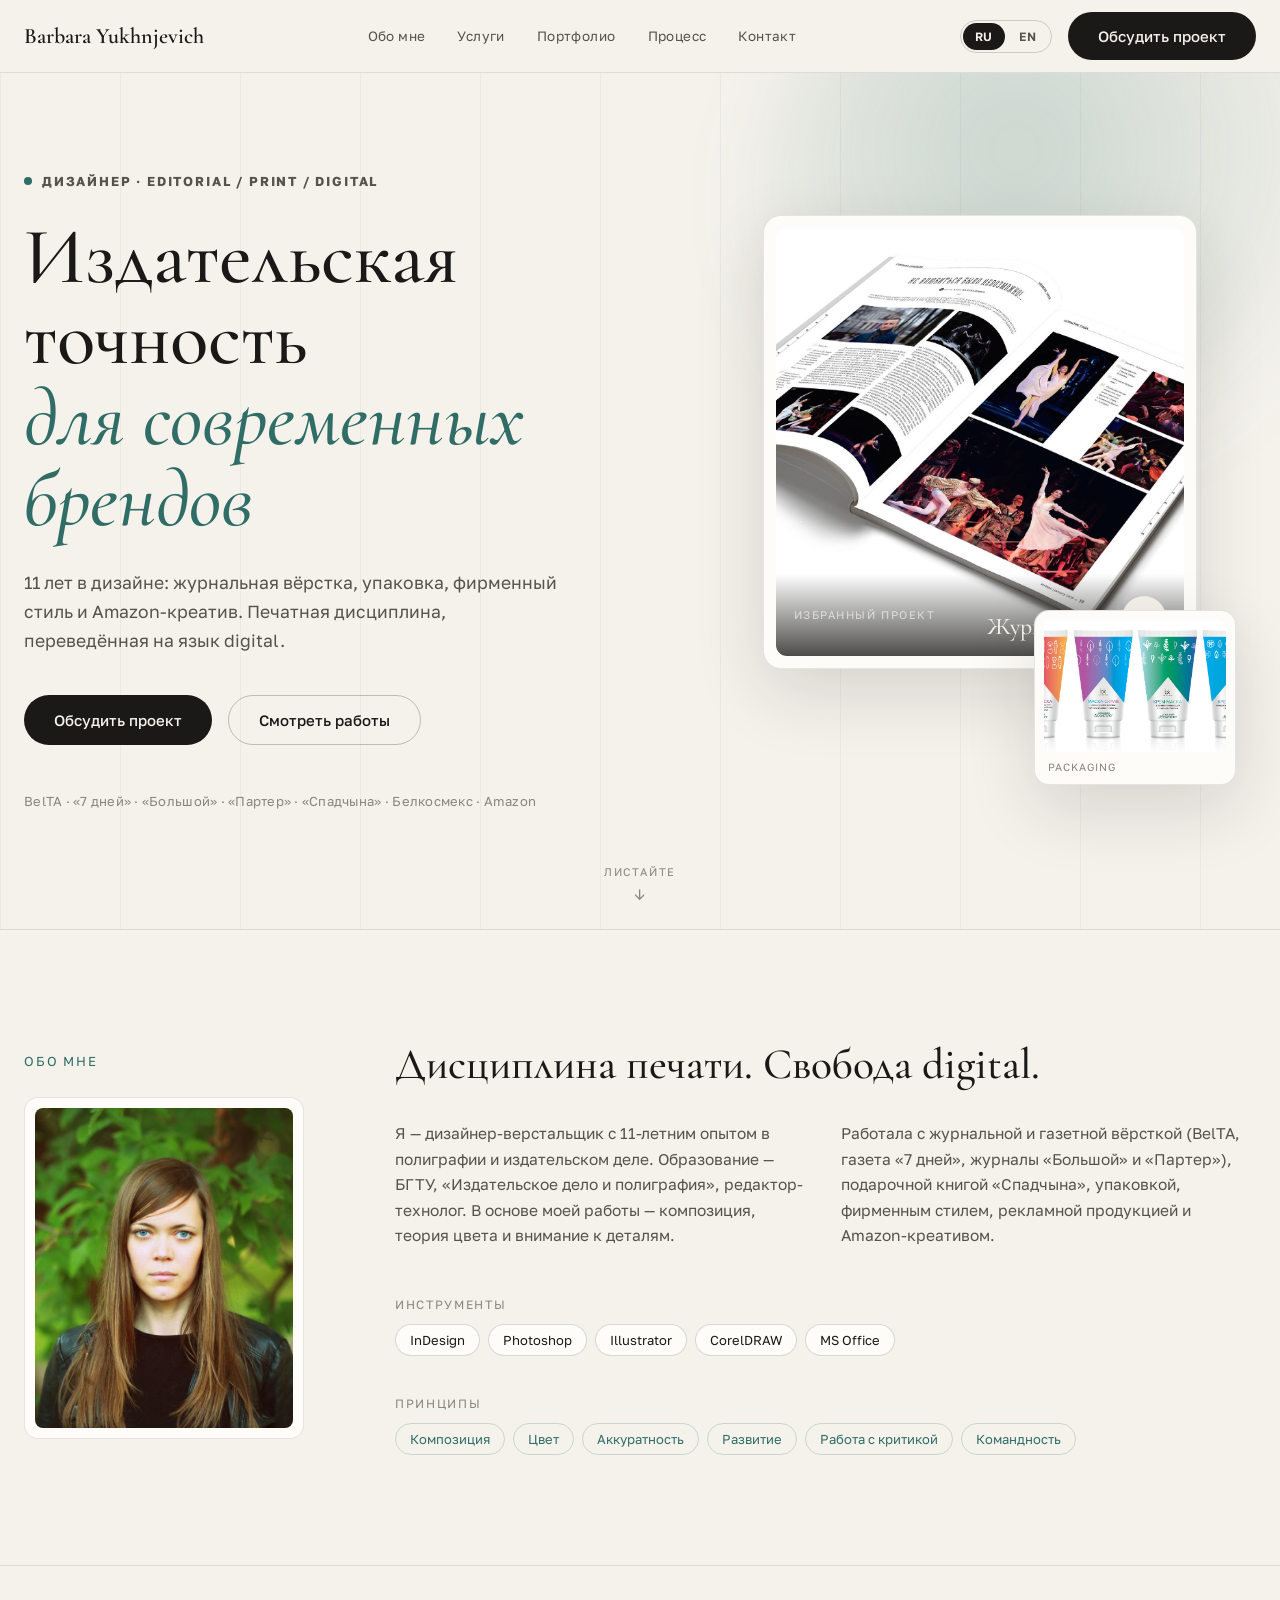
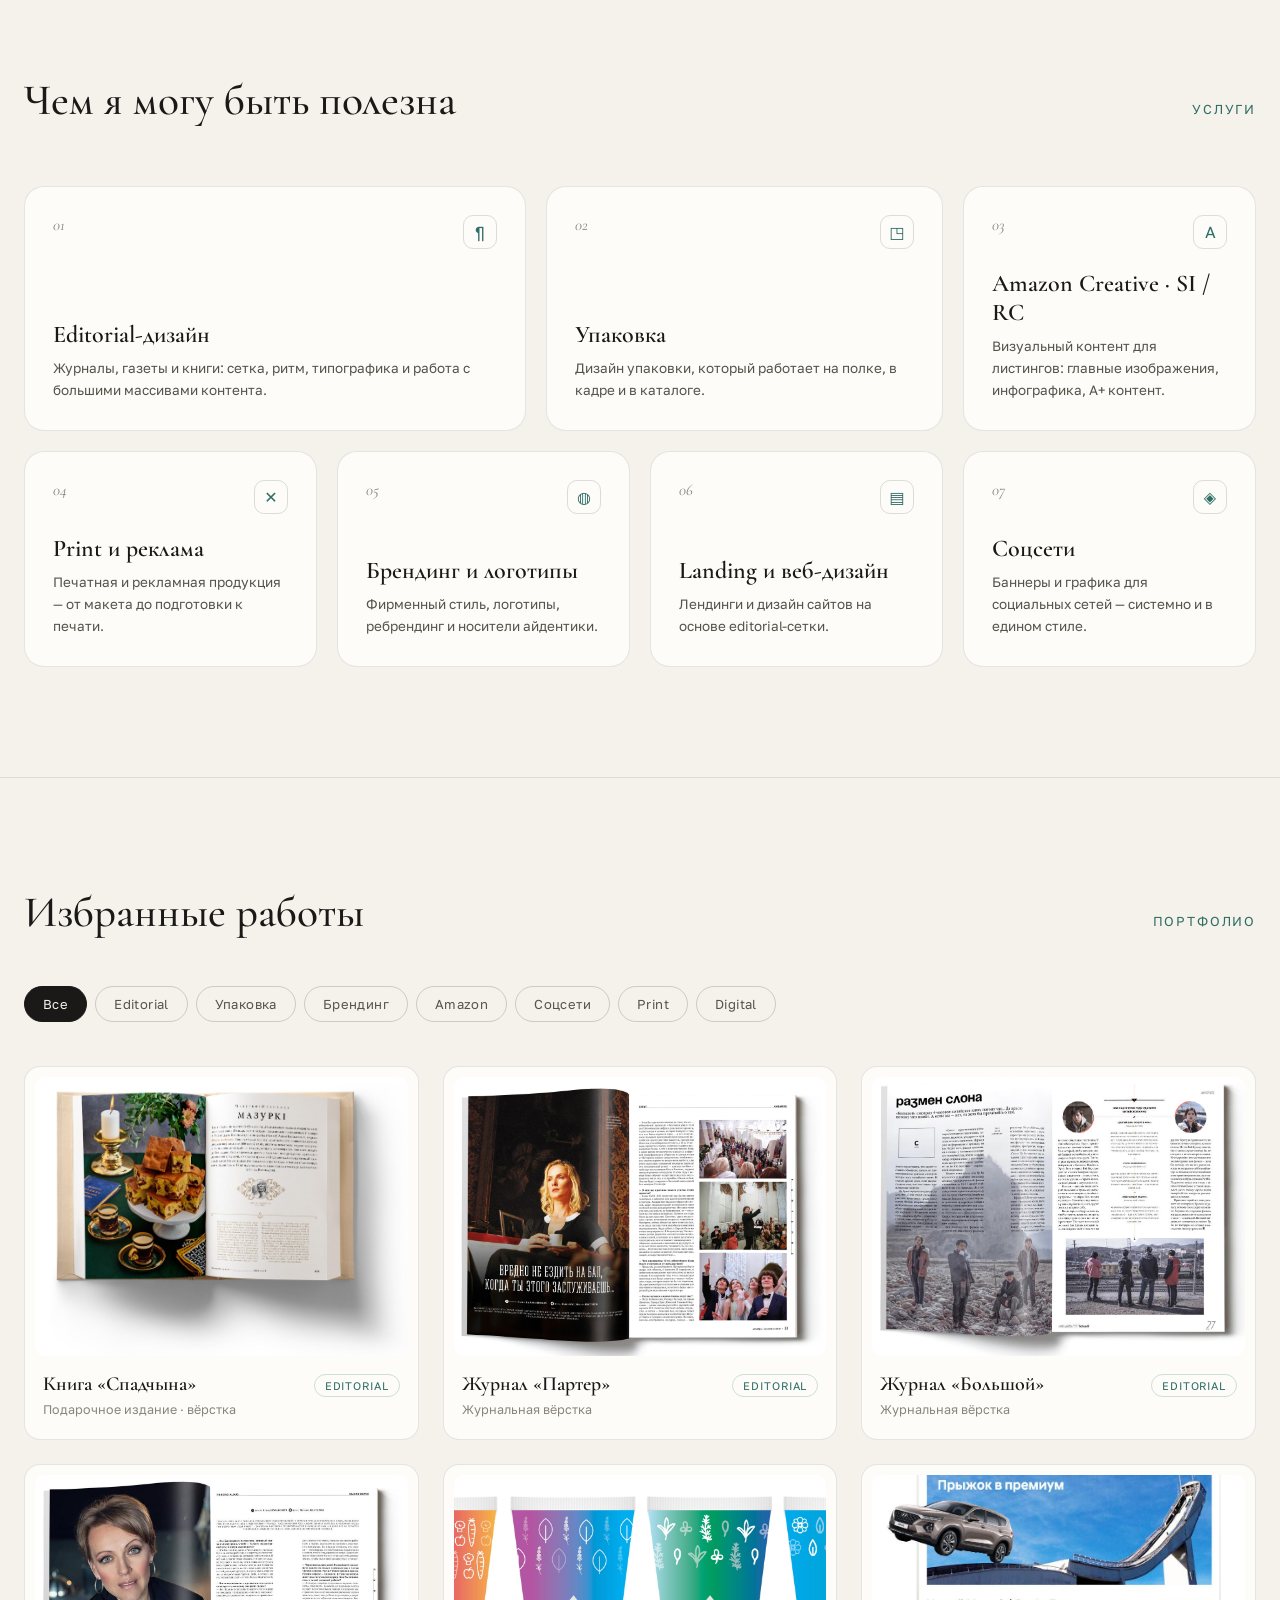
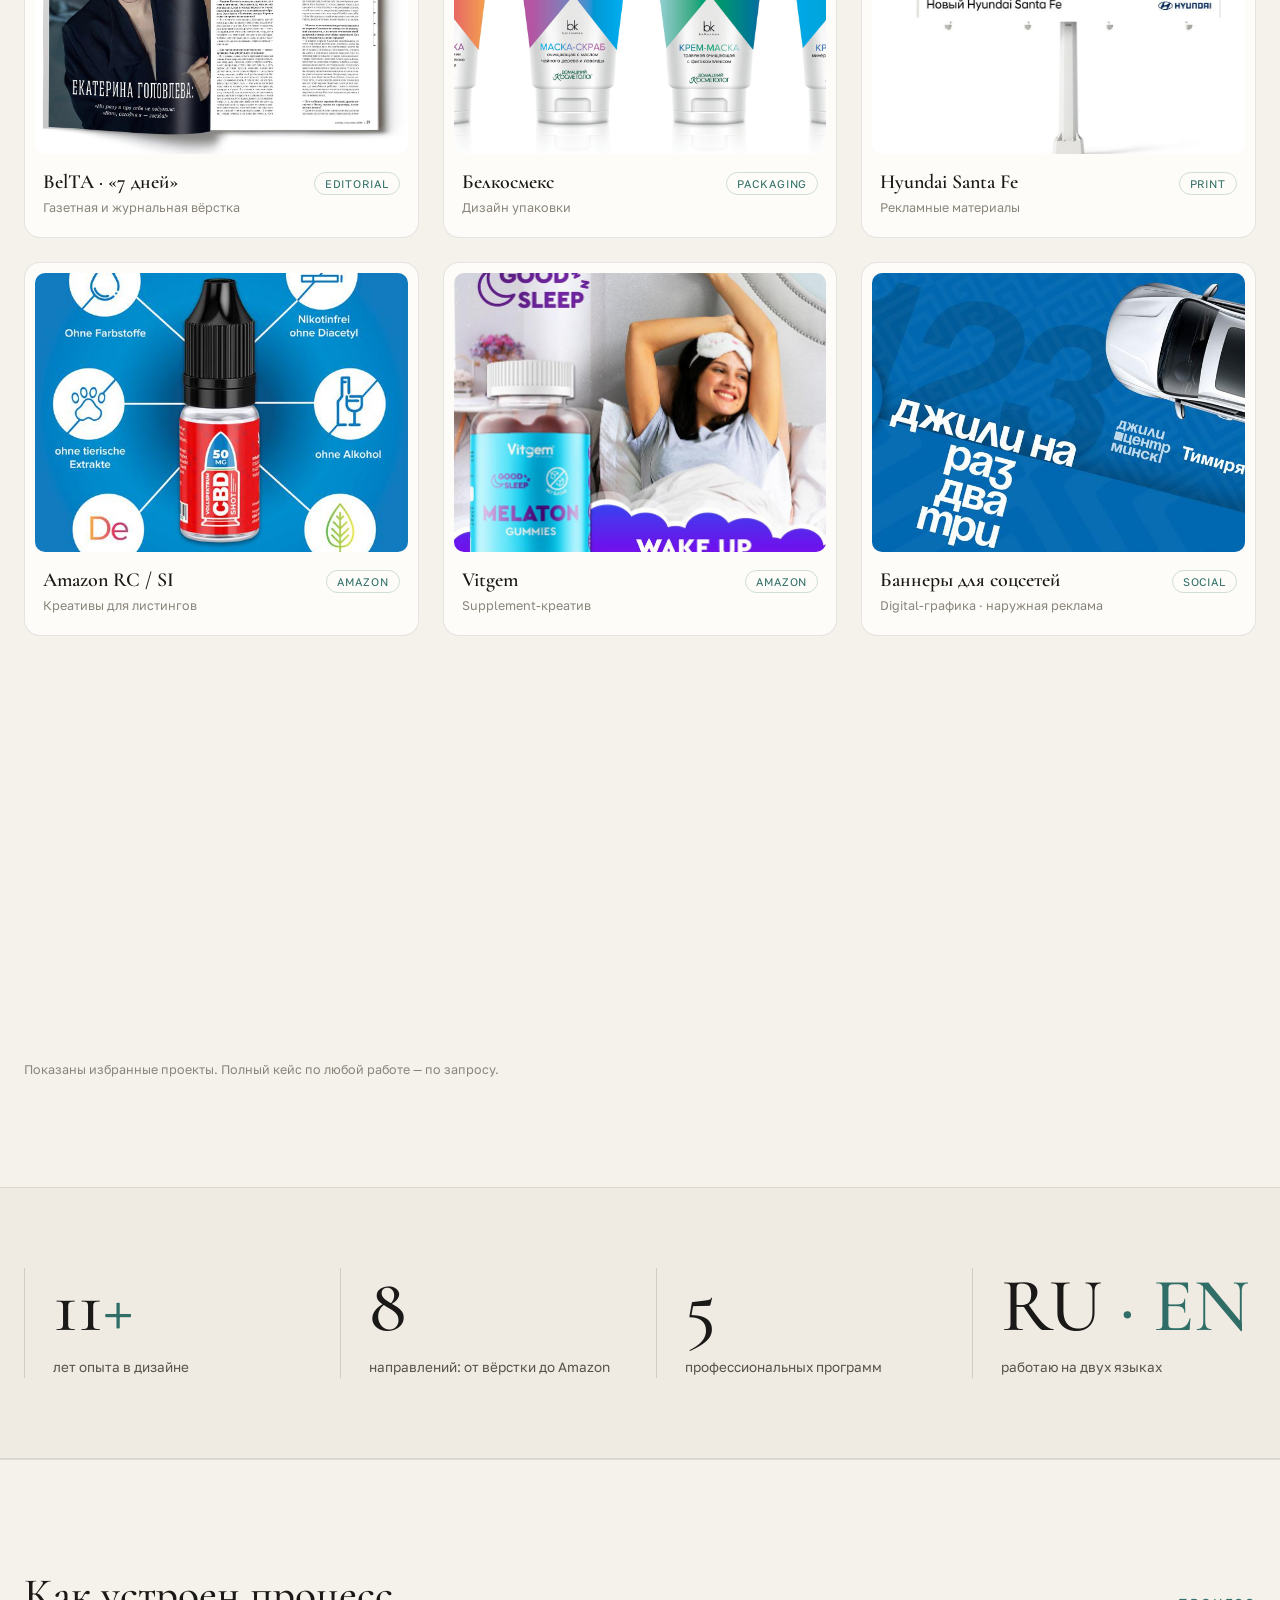
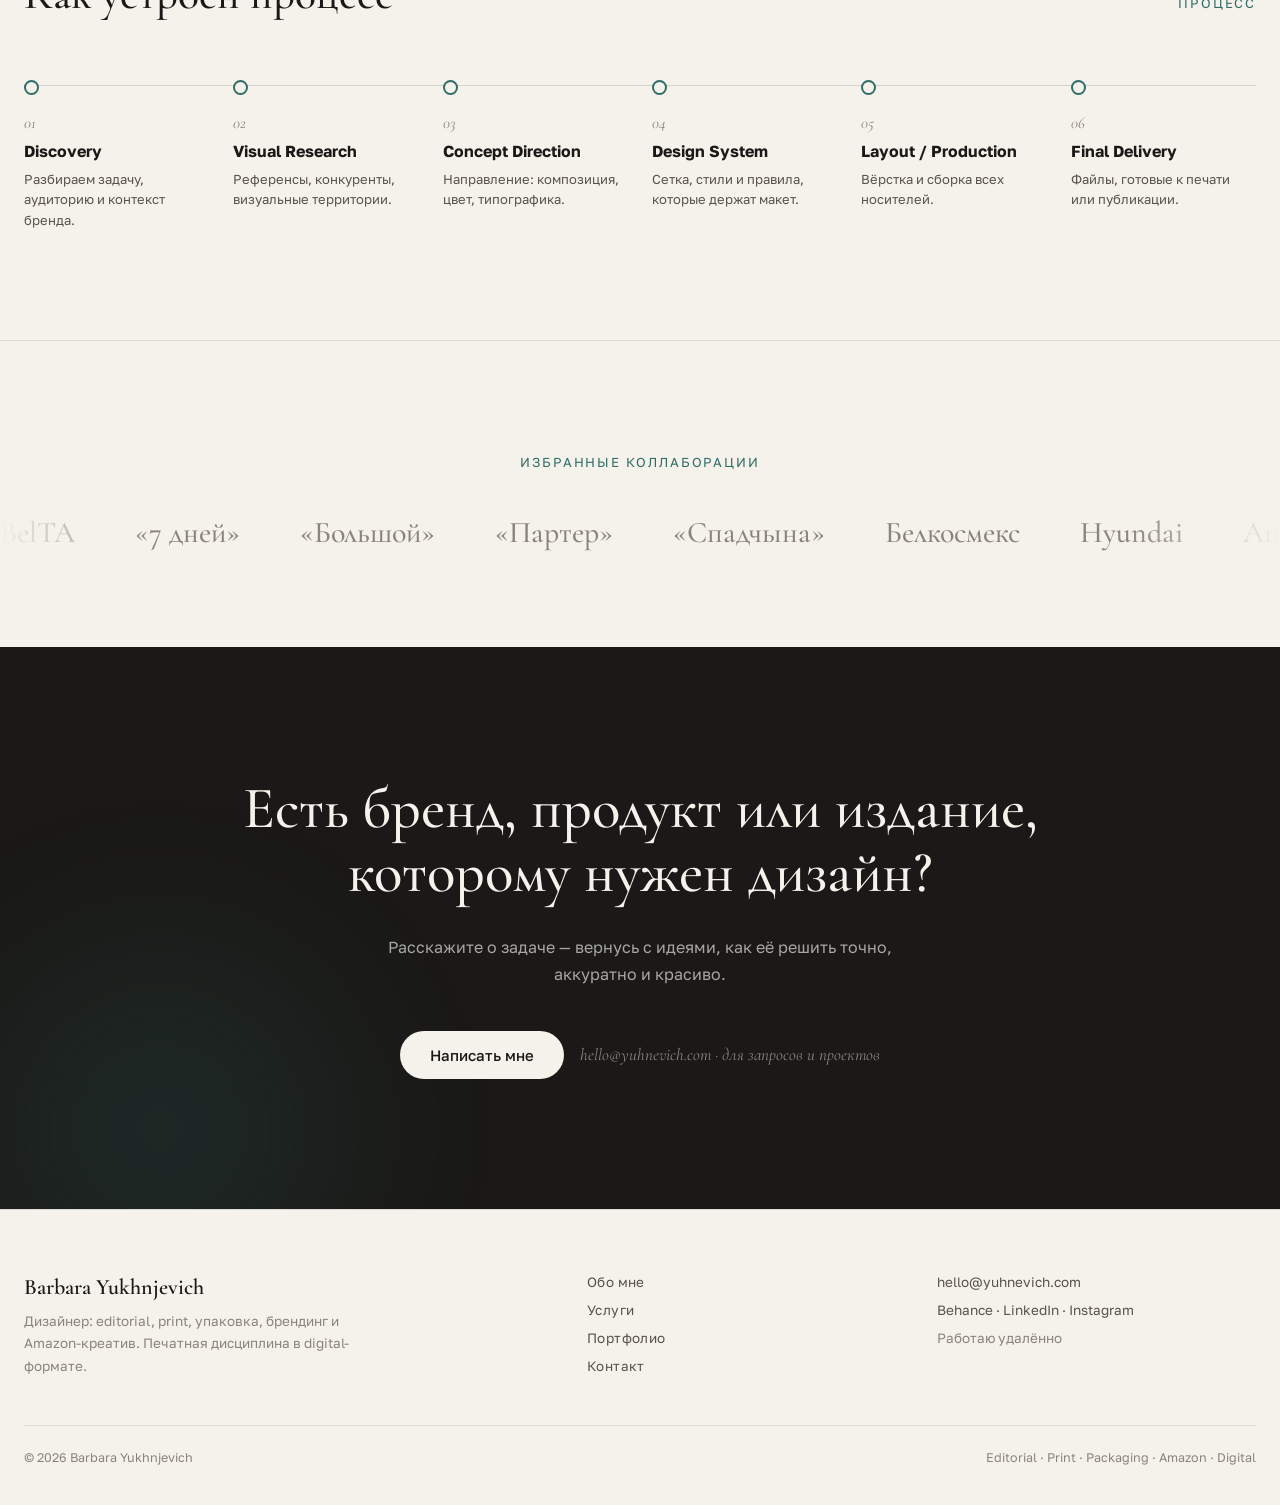
<file: index.html>
<!doctype html>
<html lang="ru">
  <head>
    <meta charset="utf-8">
    <meta name="viewport" content="width=device-width, initial-scale=1">
    <title>Barbara Yukhnjevich | Editorial, Print, Packaging & Digital Designer</title>
    <meta
      name="description"
      content="Portfolio of Barbara Yukhnjevich: editorial design, print, packaging, branding, Amazon creative and digital graphics."
    >
    <meta name="theme-color" content="#2F6D66">
    <meta property="og:title" content="Barbara Yukhnjevich | Designer">
    <meta
      property="og:description"
      content="Editorial precision for modern brands: print, packaging, branding, Amazon creative and digital design."
    >
    <meta property="og:type" content="website">
    <meta property="og:url" content="https://yuhnevich.com/">
    <link rel="canonical" href="https://yuhnevich.com/">
    <link rel="icon" href="assets/favicon.svg" type="image/svg+xml">
    <link rel="preconnect" href="https://fonts.googleapis.com">
    <link rel="preconnect" href="https://fonts.gstatic.com" crossorigin>
    <link
      href="https://fonts.googleapis.com/css2?family=Cormorant+Garamond:ital,wght@0,400;0,500;0,600;1,400;1,500&family=Golos+Text:wght@400;500;600&display=swap"
      rel="stylesheet"
    >
    <link rel="stylesheet" href="assets/styles.css">
  </head>
  <body>
    <div class="progress" id="progress"></div>

    <header class="site-header">
      <div class="shell header-inner">
        <a class="brand" href="#top">Barbara Yukhnjevich</a>
        <button class="menu-toggle" type="button" aria-label="Toggle menu" aria-expanded="false">
          <span></span>
          <span></span>
        </button>
        <nav class="main-nav" aria-label="Primary navigation">
          <a href="#about" data-nav="about"></a>
          <a href="#services" data-nav="services"></a>
          <a href="#portfolio" data-nav="portfolio"></a>
          <a href="#process" data-nav="process"></a>
          <a href="#contact" data-nav="contact"></a>
        </nav>
        <div class="header-actions">
          <div class="lang-switch" aria-label="Language">
            <button type="button" data-lang="ru">RU</button>
            <button type="button" data-lang="en">EN</button>
          </div>
          <a class="button button-dark header-cta" href="#contact"></a>
        </div>
      </div>
    </header>

    <main>
      <section class="hero" id="top" data-section="top">
        <div class="grid-bg" aria-hidden="true"></div>
        <div class="soft-orbit" aria-hidden="true"></div>
        <div class="shell hero-grid">
          <div class="hero-copy">
            <p class="kicker"><span></span><strong id="heroKicker"></strong></p>
            <h1>
              <span id="heroH1a"></span>
              <em id="heroH1b"></em>
            </h1>
            <p class="hero-sub" id="heroSub"></p>
            <div class="hero-buttons">
              <a class="button button-dark" href="#contact" id="heroCta1"></a>
              <a class="button button-outline" href="#portfolio" id="heroCta2"></a>
            </div>
            <p class="hero-facts" id="heroFacts"></p>
          </div>

          <div class="hero-media" aria-label="Featured work">
            <a class="featured-frame" href="#portfolio">
              <figure class="image-cover">
                <img src="uploads/ilovepdf_images-extracted/img27.jpg" alt="" id="heroImageAlt">
                <figcaption>
                  <span id="heroFeatTag"></span>
                  <strong id="heroFeatTitle"></strong>
                </figcaption>
              </figure>
              <span class="arrow" aria-hidden="true">→</span>
            </a>
            <figure class="supporting-frame">
              <img src="uploads/ilovepdf_images-extracted/img66.jpg" alt="">
              <figcaption>Packaging</figcaption>
            </figure>
          </div>
        </div>
        <div class="scroll-cue" aria-hidden="true">
          <span id="scrollCue"></span>
          <span>↓</span>
        </div>
      </section>

      <section class="section about" id="about" data-section="about">
        <div class="shell about-grid">
          <aside>
            <p class="section-label" id="aboutLabel"></p>
            <figure class="portrait">
              <img src="uploads/ilovepdf_images-extracted/img3.jpg" alt="Barbara Yukhnjevich portrait">
            </figure>
          </aside>
          <div>
            <h2 class="section-title reveal" id="aboutH2"></h2>
            <div class="about-copy reveal">
              <p id="aboutP1"></p>
              <p id="aboutP2"></p>
            </div>
            <div class="chips-area">
              <div>
                <p class="micro-label" id="aboutToolsLabel"></p>
                <div class="chips" id="tools"></div>
              </div>
              <div>
                <p class="micro-label" id="aboutValuesLabel"></p>
                <div class="chips chips-accent" id="values"></div>
              </div>
            </div>
          </div>
        </div>
      </section>

      <section class="section" id="services" data-section="services">
        <div class="shell">
          <div class="section-head">
            <h2 class="section-title reveal" id="servicesH2"></h2>
            <p class="section-label" id="servicesLabel"></p>
          </div>
          <div class="services-grid" id="servicesGrid"></div>
        </div>
      </section>

      <section class="section portfolio" id="portfolio" data-section="portfolio">
        <div class="shell">
          <div class="section-head">
            <h2 class="section-title reveal" id="workH2"></h2>
            <p class="section-label" id="workLabel"></p>
          </div>
          <div class="filters" id="filters" aria-label="Portfolio filters"></div>
          <div class="projects-grid" id="projectsGrid"></div>
          <p class="note" id="workNote"></p>
        </div>
      </section>

      <section class="numbers" aria-label="Numbers">
        <div class="shell stats-grid" id="statsGrid"></div>
      </section>

      <section class="section process" id="process" data-section="process">
        <div class="shell">
          <div class="section-head">
            <h2 class="section-title reveal" id="processH2"></h2>
            <p class="section-label" id="processLabel"></p>
          </div>
          <div class="process-grid" id="processGrid"></div>
        </div>
      </section>

      <section class="collabs" aria-label="Selected collaborations">
        <div class="shell collab-head">
          <p class="section-label reveal" id="collabLabel"></p>
        </div>
        <div class="marquee" aria-hidden="true">
          <div id="collabTrack"></div>
        </div>
      </section>

      <section class="contact" id="contact" data-section="contact">
        <div class="contact-glow" aria-hidden="true"></div>
        <div class="shell contact-inner">
          <h2 class="reveal" id="ctaH2"></h2>
          <p id="ctaSub"></p>
          <div class="contact-actions">
            <a class="button button-light" id="ctaButton" href="#"></a>
            <span id="emailLine"></span>
          </div>
        </div>
      </section>
    </main>

    <footer class="footer">
      <div class="shell">
        <div class="footer-grid">
          <div>
            <strong class="footer-brand">Barbara Yukhnjevich</strong>
            <p id="footerTagline"></p>
          </div>
          <nav class="footer-nav" aria-label="Footer navigation">
            <a href="#about" data-footer-nav="about"></a>
            <a href="#services" data-footer-nav="services"></a>
            <a href="#portfolio" data-footer-nav="portfolio"></a>
            <a href="#contact" data-footer-nav="contact"></a>
          </nav>
          <div class="footer-contact">
            <a id="footerEmail" href="#"></a>
            <span id="footerSocial"></span>
            <span id="footerRemote"></span>
          </div>
        </div>
        <div class="footer-bottom">
          <span>© 2026 Barbara Yukhnjevich</span>
          <span>Editorial · Print · Packaging · Amazon · Digital</span>
        </div>
      </div>
    </footer>

    <div class="lightbox" id="lightbox" hidden>
      <button class="lightbox-close" type="button" aria-label="Close">×</button>
      <figure>
        <img src="[data-uri]" alt="">
        <figcaption>
          <strong></strong>
          <span></span>
        </figcaption>
      </figure>
    </div>

    <script src="assets/content.js"></script>
    <script src="assets/script.js"></script>
  </body>
</html>
</file>
<file: assets/styles.css>
:root {
  --paper: #f5f2ec;
  --paper-2: #efebe2;
  --card: #fdfcf9;
  --ink: #1a1917;
  --muted: #57534b;
  --faint: #8a857b;
  --line: rgba(26, 25, 23, 0.1);
  --accent: #2f6d66;
  --accent-soft: rgba(47, 109, 102, 0.22);
  --shadow: 0 24px 70px rgba(26, 25, 23, 0.14);
}

* {
  box-sizing: border-box;
}

html {
  scroll-behavior: smooth;
}

body {
  margin: 0;
  background: var(--paper);
  color: var(--ink);
  font-family: "Golos Text", system-ui, sans-serif;
}

body.locked {
  overflow: hidden;
}

img {
  display: block;
  max-width: 100%;
}

a {
  color: inherit;
}

button,
input {
  font: inherit;
}

.shell {
  width: min(100% - 48px, 1440px);
  margin: 0 auto;
}

.progress {
  position: fixed;
  inset: 0 auto auto 0;
  z-index: 1000;
  width: 0;
  height: 3px;
  background: var(--accent);
}

.site-header {
  position: sticky;
  top: 0;
  z-index: 100;
  border-bottom: 1px solid var(--line);
  background: rgba(245, 242, 236, 0.9);
  backdrop-filter: blur(14px);
}

.header-inner {
  min-height: 72px;
  display: flex;
  align-items: center;
  justify-content: space-between;
  gap: 24px;
}

.brand,
.footer-brand {
  font-family: "Cormorant Garamond", Georgia, serif;
  font-size: 22px;
  font-weight: 600;
  text-decoration: none;
  white-space: nowrap;
}

.main-nav {
  display: flex;
  align-items: center;
  gap: 32px;
}

.main-nav a,
.footer-nav a {
  color: var(--muted);
  font-size: 13.5px;
  letter-spacing: 0.03em;
  text-decoration: none;
  transition: color 0.2s ease;
}

.main-nav a:hover,
.main-nav a.active,
.footer-nav a:hover,
.footer-contact a:hover {
  color: var(--accent);
}

.header-actions {
  display: flex;
  align-items: center;
  gap: 16px;
}

.lang-switch {
  display: flex;
  gap: 2px;
  padding: 2px;
  border: 1px solid rgba(26, 25, 23, 0.18);
  border-radius: 999px;
}

.lang-switch button {
  min-width: 42px;
  border: 0;
  border-radius: 999px;
  background: transparent;
  color: var(--muted);
  cursor: pointer;
  font-size: 12px;
  font-weight: 600;
  letter-spacing: 0.05em;
  padding: 6px 12px;
}

.lang-switch button.active {
  background: var(--ink);
  color: var(--paper);
}

.button {
  display: inline-flex;
  align-items: center;
  justify-content: center;
  border-radius: 999px;
  padding: 15px 30px;
  font-size: 15px;
  font-weight: 500;
  text-decoration: none;
  transition: transform 0.2s ease, background 0.2s ease, color 0.2s ease, border-color 0.2s ease;
}

.button:hover {
  transform: translateY(-2px);
}

.button-dark {
  background: var(--ink);
  color: var(--paper);
}

.button-dark:hover {
  background: var(--accent);
}

.button-light {
  background: var(--paper);
  color: var(--ink);
}

.button-light:hover {
  background: var(--accent);
  color: var(--paper);
}

.button-outline {
  border: 1px solid rgba(26, 25, 23, 0.25);
}

.button-outline:hover {
  border-color: var(--accent);
  color: var(--accent);
}

.menu-toggle {
  display: none;
  width: 44px;
  height: 44px;
  border: 1px solid rgba(26, 25, 23, 0.14);
  border-radius: 50%;
  background: transparent;
  cursor: pointer;
}

.menu-toggle span {
  display: block;
  width: 17px;
  height: 1.5px;
  margin: 4px auto;
  background: var(--ink);
}

.hero {
  position: relative;
  overflow: hidden;
}

.grid-bg {
  position: absolute;
  inset: 0;
  max-width: 1440px;
  margin: 0 auto;
  pointer-events: none;
  background-image: repeating-linear-gradient(90deg, rgba(26, 25, 23, 0.045) 0 1px, transparent 1px 120px);
}

.soft-orbit {
  position: absolute;
  top: -180px;
  right: -120px;
  width: 640px;
  height: 640px;
  border-radius: 50%;
  background: radial-gradient(circle at 40% 40%, var(--accent-soft), transparent 65%);
  filter: blur(40px);
}

.hero-grid {
  position: relative;
  display: grid;
  grid-template-columns: 7fr 5fr;
  gap: 48px;
  align-items: center;
  min-height: calc(100vh - 72px);
  padding: 100px 0 120px;
}

.kicker {
  display: flex;
  align-items: center;
  gap: 10px;
  margin: 0 0 28px;
  color: var(--muted);
  font-size: 13px;
  letter-spacing: 0.14em;
  text-transform: uppercase;
}

.kicker span {
  width: 8px;
  height: 8px;
  border-radius: 50%;
  background: var(--accent);
}

.hero h1,
.section-title,
.contact h2 {
  font-family: "Cormorant Garamond", Georgia, serif;
  font-weight: 500;
  margin: 0;
}

.hero h1 {
  font-size: clamp(52px, 6.2vw, 96px);
  line-height: 1.02;
}

.hero h1 span,
.hero h1 em {
  display: block;
}

.hero h1 em {
  color: var(--accent);
}

.hero-sub {
  max-width: 540px;
  margin: 28px 0 40px;
  color: var(--muted);
  font-size: 17.5px;
  line-height: 1.65;
}

.hero-buttons {
  display: flex;
  flex-wrap: wrap;
  gap: 16px;
}

.hero-facts {
  margin: 48px 0 0;
  color: var(--faint);
  font-size: 13px;
  letter-spacing: 0.02em;
}

.hero-media {
  position: relative;
  min-height: 600px;
}

.featured-frame,
.supporting-frame,
.portrait,
.project-card,
.service-card {
  background: var(--card);
  border: 1px solid var(--line);
  box-shadow: var(--shadow);
}

.featured-frame {
  position: absolute;
  top: 24px;
  left: 0;
  display: block;
  width: 88%;
  padding: 12px;
  border-radius: 18px;
  text-decoration: none;
  animation: floatA 9s ease-in-out infinite;
}

.featured-frame:hover {
  box-shadow: 0 48px 104px rgba(26, 25, 23, 0.24);
}

.image-cover {
  position: relative;
  margin: 0;
  height: 428px;
  overflow: hidden;
  border-radius: 11px;
}

.image-cover img,
.supporting-frame img,
.portrait img,
.project-image img {
  width: 100%;
  height: 100%;
  object-fit: cover;
}

.image-cover figcaption {
  position: absolute;
  inset: auto 0 0 0;
  display: flex;
  justify-content: space-between;
  gap: 16px;
  padding: 34px 18px 15px;
  background: linear-gradient(to top, rgba(26, 25, 23, 0.78), rgba(26, 25, 23, 0));
  color: var(--paper);
}

.image-cover figcaption span {
  display: block;
  color: rgba(245, 242, 236, 0.72);
  font-size: 11px;
  letter-spacing: 0.14em;
  text-transform: uppercase;
}

.image-cover figcaption strong {
  display: block;
  margin-top: 4px;
  font-family: "Cormorant Garamond", Georgia, serif;
  font-size: 24px;
  font-weight: 500;
}

.arrow {
  position: absolute;
  right: 30px;
  bottom: 28px;
  width: 44px;
  height: 44px;
  display: grid;
  place-items: center;
  border-radius: 50%;
  background: var(--paper);
  color: var(--ink);
  font-size: 20px;
}

.supporting-frame figcaption {
  font-size: 10.5px;
  letter-spacing: 0.1em;
  text-transform: uppercase;
}

.supporting-frame {
  position: absolute;
  right: 4%;
  bottom: 6px;
  width: 41%;
  margin: 0;
  padding: 9px;
  border-radius: 15px;
  animation: floatC 8s 1s ease-in-out infinite;
}

.supporting-frame img {
  height: 132px;
  border-radius: 8px;
}

.supporting-frame figcaption {
  padding: 9px 4px 2px;
  color: var(--faint);
}

.scroll-cue {
  position: absolute;
  left: 50%;
  bottom: 26px;
  display: flex;
  flex-direction: column;
  align-items: center;
  gap: 7px;
  transform: translateX(-50%);
  color: var(--faint);
  font-size: 11px;
  letter-spacing: 0.16em;
  text-transform: uppercase;
}

.scroll-cue span:last-child {
  font-size: 15px;
  animation: bounce 1.9s ease-in-out infinite;
}

.section {
  border-top: 1px solid var(--line);
  padding: 110px 0;
}

.section-label,
.micro-label {
  color: var(--accent);
  font-size: 13px;
  letter-spacing: 0.14em;
  text-transform: uppercase;
}

.micro-label {
  margin: 0 0 12px;
  color: var(--faint);
  font-size: 12px;
}

.section-title {
  font-size: clamp(36px, 3.4vw, 52px);
  line-height: 1.12;
}

.section-head {
  display: flex;
  align-items: baseline;
  justify-content: space-between;
  gap: 24px;
  margin-bottom: 56px;
}

.about-grid {
  display: grid;
  grid-template-columns: 3fr 8fr;
  gap: 48px;
}

.portrait {
  max-width: 280px;
  margin: 28px 0 0;
  padding: 10px;
  border-radius: 14px;
  box-shadow: none;
}

.portrait img {
  height: 320px;
  border-radius: 8px;
}

.about-copy {
  display: grid;
  grid-template-columns: 1fr 1fr;
  gap: 32px;
  max-width: 900px;
  margin-top: 32px;
}

.about-copy p,
.service-card p,
.process-step p,
.contact p,
.footer p,
.project-footer p,
.stat p {
  color: var(--muted);
  line-height: 1.65;
}

.about-copy p {
  margin: 0;
  font-size: 15.5px;
}

.chips-area {
  display: flex;
  flex-wrap: wrap;
  gap: 40px;
  margin-top: 48px;
}

.chips {
  display: flex;
  flex-wrap: wrap;
  gap: 8px;
}

.chips span {
  border: 1px solid rgba(26, 25, 23, 0.16);
  border-radius: 999px;
  background: var(--card);
  padding: 7px 14px;
  font-size: 13px;
}

.chips-accent span {
  border-color: var(--accent-soft);
  background: transparent;
  color: var(--accent);
}

.services-grid {
  display: grid;
  grid-template-columns: repeat(12, 1fr);
  gap: 20px;
}

.service-card {
  min-height: 190px;
  display: flex;
  flex-direction: column;
  justify-content: space-between;
  gap: 20px;
  padding: 28px;
  border-radius: 20px;
  box-shadow: none;
  transition: transform 0.25s ease, border-color 0.25s ease, box-shadow 0.25s ease;
}

.service-card:hover,
.project-card:hover {
  transform: translateY(-5px);
  border-color: var(--accent);
  box-shadow: 0 18px 44px rgba(26, 25, 23, 0.1);
}

.card-top {
  display: flex;
  align-items: flex-start;
  justify-content: space-between;
  gap: 12px;
}

.card-top > span:first-child,
.process-step > span {
  color: var(--faint);
  font-family: "Cormorant Garamond", Georgia, serif;
  font-size: 16px;
  font-style: italic;
}

.glyph {
  width: 34px;
  height: 34px;
  display: grid;
  place-items: center;
  border: 1px solid rgba(26, 25, 23, 0.14);
  border-radius: 10px;
  color: var(--accent);
}

.service-card h3,
.project-footer h3 {
  margin: 0;
  font-family: "Cormorant Garamond", Georgia, serif;
  font-size: 24px;
  font-weight: 600;
}

.service-card p {
  margin: 8px 0 0;
  font-size: 13.5px;
}

.filters {
  display: flex;
  flex-wrap: wrap;
  gap: 8px;
  margin: -12px 0 44px;
}

.filters button {
  border: 1px solid rgba(26, 25, 23, 0.18);
  border-radius: 999px;
  background: transparent;
  color: var(--muted);
  cursor: pointer;
  font-size: 13px;
  letter-spacing: 0.03em;
  padding: 9px 18px;
}

.filters button.active {
  border-color: var(--ink);
  background: var(--ink);
  color: var(--paper);
}

.projects-grid {
  display: grid;
  grid-template-columns: repeat(3, 1fr);
  gap: 24px;
}

.project-card {
  display: flex;
  flex-direction: column;
  padding: 10px;
  border-radius: 16px;
  box-shadow: none;
  transition: transform 0.25s ease, box-shadow 0.25s ease, border-color 0.25s ease;
}

.project-image {
  position: relative;
  width: 100%;
  aspect-ratio: 4 / 3;
  overflow: hidden;
  border: 0;
  border-radius: 10px;
  background: var(--paper-2);
  cursor: pointer;
  padding: 0;
}

.project-image::after {
  content: "";
  position: absolute;
  inset: 0;
  background: rgba(26, 25, 23, 0);
  transition: background 0.25s ease;
}

.project-image span {
  position: absolute;
  inset: 50% auto auto 50%;
  z-index: 1;
  width: 54px;
  height: 54px;
  display: grid;
  place-items: center;
  border-radius: 50%;
  background: rgba(245, 242, 236, 0.96);
  box-shadow: 0 10px 30px rgba(26, 25, 23, 0.3);
  opacity: 0;
  transform: translate(-50%, -50%) scale(0.85);
  transition: opacity 0.25s ease, transform 0.25s ease;
}

.project-image:hover::after {
  background: rgba(26, 25, 23, 0.34);
}

.project-image:hover span {
  opacity: 1;
  transform: translate(-50%, -50%) scale(1);
}

.project-footer {
  display: flex;
  align-items: baseline;
  justify-content: space-between;
  gap: 12px;
  margin-top: auto;
  padding: 16px 8px 8px;
}

.project-footer h3 {
  font-size: 20px;
  line-height: 1.2;
}

.project-footer p {
  margin: 4px 0 0;
  color: var(--faint);
  font-size: 12.5px;
}

.project-footer > span {
  flex: none;
  border: 1px solid var(--accent-soft);
  border-radius: 999px;
  color: var(--accent);
  font-size: 11px;
  letter-spacing: 0.08em;
  padding: 4px 10px;
  text-transform: uppercase;
}

.note {
  margin: 28px 0 0;
  color: var(--faint);
  font-size: 12.5px;
}

.numbers {
  border-block: 1px solid var(--line);
  background: var(--paper-2);
  padding: 80px 0;
}

.stats-grid {
  display: grid;
  grid-template-columns: repeat(4, 1fr);
  gap: 32px;
}

.stat {
  border-left: 1px solid rgba(26, 25, 23, 0.14);
  padding-left: 28px;
}

.stat strong {
  display: block;
  font-family: "Cormorant Garamond", Georgia, serif;
  font-size: 76px;
  font-weight: 500;
  line-height: 1;
}

.stat em {
  color: var(--accent);
  font-style: normal;
}

.stat p {
  margin: 12px 0 0;
  font-size: 13.5px;
}

.process-grid {
  position: relative;
  display: grid;
  grid-template-columns: repeat(6, 1fr);
  gap: 24px;
}

.process-grid::before {
  content: "";
  position: absolute;
  inset: 5px 0 auto 0;
  height: 1px;
  background: rgba(26, 25, 23, 0.14);
}

.process-step {
  position: relative;
  padding-top: 32px;
}

.process-step::before {
  content: "";
  position: absolute;
  top: 0;
  left: 0;
  width: 11px;
  height: 11px;
  border: 2px solid var(--accent);
  border-radius: 50%;
  background: var(--paper);
}

.process-step h3 {
  margin: 8px 0;
  font-size: 16px;
}

.process-step p {
  margin: 0;
  font-size: 13px;
  line-height: 1.55;
}

.collabs {
  border-top: 1px solid var(--line);
  padding: 100px 0 96px;
}

.collab-head {
  text-align: center;
}

.marquee {
  overflow: hidden;
  margin-top: 44px;
  mask-image: linear-gradient(90deg, transparent, #000 12%, #000 88%, transparent);
}

.marquee > div {
  display: flex;
  width: max-content;
  gap: 60px;
  animation: marquee 40s linear infinite;
}

.marquee span {
  color: var(--faint);
  font-family: "Cormorant Garamond", Georgia, serif;
  font-size: 30px;
  font-weight: 500;
  white-space: nowrap;
}

.contact {
  position: relative;
  overflow: hidden;
  background: var(--ink);
  color: var(--paper);
}

.contact-glow {
  position: absolute;
  bottom: -220px;
  left: -140px;
  width: 600px;
  height: 600px;
  border-radius: 50%;
  background: radial-gradient(circle at 50% 50%, var(--accent-soft), transparent 65%);
  filter: blur(50px);
}

.contact-inner {
  position: relative;
  padding: 130px 0;
  text-align: center;
}

.contact h2 {
  max-width: 900px;
  margin-inline: auto;
  font-size: clamp(44px, 4.6vw, 72px);
  line-height: 1.1;
}

.contact p {
  max-width: 540px;
  margin: 28px auto 44px;
  color: rgba(245, 242, 236, 0.65);
  font-size: 16px;
}

.contact-actions {
  display: flex;
  flex-wrap: wrap;
  align-items: center;
  justify-content: center;
  gap: 16px;
}

.contact-actions span {
  color: rgba(245, 242, 236, 0.5);
  font-family: "Cormorant Garamond", Georgia, serif;
  font-size: 17px;
  font-style: italic;
}

.footer {
  border-top: 1px solid var(--line);
  padding: 64px 0 40px;
}

.footer-grid {
  display: grid;
  grid-template-columns: 5fr 3fr 3fr;
  gap: 32px;
}

.footer p {
  max-width: 340px;
  margin: 10px 0 0;
  color: var(--faint);
  font-size: 13.5px;
}

.footer-nav,
.footer-contact {
  display: flex;
  flex-direction: column;
  gap: 12px;
}

.footer-contact a,
.footer-contact span {
  color: var(--muted);
  font-size: 13.5px;
  text-decoration: none;
}

.footer-contact span:last-child {
  color: var(--faint);
}

.footer-bottom {
  display: flex;
  justify-content: space-between;
  gap: 16px;
  margin-top: 48px;
  border-top: 1px solid var(--line);
  padding-top: 24px;
  color: var(--faint);
  font-size: 12.5px;
}

.lightbox {
  position: fixed;
  inset: 0;
  z-index: 2000;
  display: grid;
  place-items: center;
  padding: 56px 40px;
  background: rgba(20, 19, 17, 0.9);
  backdrop-filter: blur(10px);
}

.lightbox[hidden] {
  display: none;
}

.lightbox figure {
  margin: 0;
  text-align: center;
}

.lightbox img {
  max-width: 88vw;
  max-height: 74vh;
  border-radius: 8px;
  background: var(--card);
  box-shadow: 0 40px 100px rgba(0, 0, 0, 0.55);
}

.lightbox figcaption {
  margin-top: 22px;
  color: var(--paper);
}

.lightbox figcaption strong {
  display: block;
  font-family: "Cormorant Garamond", Georgia, serif;
  font-size: 26px;
  font-weight: 500;
}

.lightbox figcaption span {
  display: block;
  margin-top: 5px;
  color: rgba(245, 242, 236, 0.62);
  font-size: 13px;
}

.lightbox-close {
  position: absolute;
  top: 24px;
  right: 28px;
  width: 46px;
  height: 46px;
  border: 1px solid rgba(245, 242, 236, 0.3);
  border-radius: 50%;
  background: rgba(245, 242, 236, 0.08);
  color: var(--paper);
  cursor: pointer;
  font-size: 26px;
  line-height: 1;
}

.reveal {
  opacity: 0;
  transform: translateY(28px);
  transition: opacity 0.7s cubic-bezier(0.2, 0.7, 0.2, 1), transform 0.7s cubic-bezier(0.2, 0.7, 0.2, 1);
}

.reveal.visible {
  opacity: 1;
  transform: none;
}

@keyframes floatA {
  0%,
  100% {
    transform: translateY(0) rotate(-1.5deg);
  }
  50% {
    transform: translateY(-12px) rotate(-1.5deg);
  }
}

@keyframes floatB {
  0%,
  100% {
    transform: translateY(0) rotate(3deg);
  }
  50% {
    transform: translateY(-12px) rotate(3deg);
  }
}

@keyframes floatC {
  0%,
  100% {
    transform: translateY(0) rotate(-3deg);
  }
  50% {
    transform: translateY(-12px) rotate(-3deg);
  }
}

@keyframes bounce {
  0%,
  100% {
    transform: translateY(0);
    opacity: 0.4;
  }
  50% {
    transform: translateY(7px);
    opacity: 1;
  }
}

@keyframes marquee {
  from {
    transform: translateX(0);
  }
  to {
    transform: translateX(-50%);
  }
}

@media (max-width: 1100px) {
  .main-nav {
    gap: 20px;
  }

  .hero-grid,
  .about-grid {
    grid-template-columns: 1fr;
  }

  .hero-media {
    min-height: 520px;
    max-width: 700px;
  }

  .projects-grid {
    grid-template-columns: repeat(2, 1fr);
  }

  .stats-grid,
  .process-grid {
    grid-template-columns: repeat(2, 1fr);
  }

  .process-grid::before {
    display: none;
  }
}

@media (max-width: 840px) {
  .shell {
    width: min(100% - 32px, 1440px);
  }

  .header-inner {
    min-height: 64px;
  }

  .menu-toggle {
    display: block;
  }

  .main-nav {
    position: fixed;
    top: 64px;
    right: 16px;
    left: 16px;
    display: none;
    flex-direction: column;
    align-items: stretch;
    gap: 0;
    border: 1px solid var(--line);
    border-radius: 12px;
    background: var(--card);
    box-shadow: 0 18px 44px rgba(26, 25, 23, 0.14);
    padding: 8px;
  }

  .menu-open .main-nav {
    display: flex;
  }

  .main-nav a {
    padding: 14px 12px;
  }

  .header-actions {
    margin-left: auto;
  }

  .header-cta {
    display: none;
  }

  .hero-grid {
    padding: 72px 0 96px;
  }

  .hero h1 {
    font-size: clamp(46px, 12vw, 72px);
  }

  .hero-media {
    min-height: 460px;
  }

  .featured-frame {
    width: 92%;
  }

  .image-cover {
    height: 340px;
  }

  .supporting-frame {
    width: 46%;
  }

  .section,
  .collabs {
    padding: 82px 0;
  }

  .section-head,
  .about-copy,
  .footer-grid {
    display: block;
  }

  .section-head .section-label {
    margin-top: 14px;
  }

  .about-copy p + p {
    margin-top: 18px;
  }

  .services-grid {
    grid-template-columns: 1fr;
  }

  .service-card {
    grid-column: auto !important;
  }

  .projects-grid,
  .stats-grid,
  .process-grid {
    grid-template-columns: 1fr;
  }

  .footer-nav,
  .footer-contact {
    margin-top: 28px;
  }

  .footer-bottom {
    flex-direction: column;
  }
}

@media (max-width: 560px) {
  .brand {
    font-size: 19px;
  }

  .lang-switch button {
    min-width: 36px;
    padding-inline: 8px;
  }

  .hero-sub {
    font-size: 16px;
  }

  .hero-buttons .button,
  .contact-actions .button {
    width: 100%;
  }

  .hero-media {
    min-height: 390px;
  }

  .image-cover {
    height: 286px;
  }

  .supporting-frame {
    right: 0;
    width: 52%;
  }

  .supporting-frame img {
    height: 104px;
  }

  .portrait {
    max-width: none;
  }

  .contact-inner {
    padding: 96px 0;
  }
}

@media (prefers-reduced-motion: reduce) {
  *,
  *::before,
  *::after {
    animation: none !important;
    scroll-behavior: auto !important;
    transition: none !important;
  }

  .reveal {
    opacity: 1;
    transform: none;
  }
}
</file>
